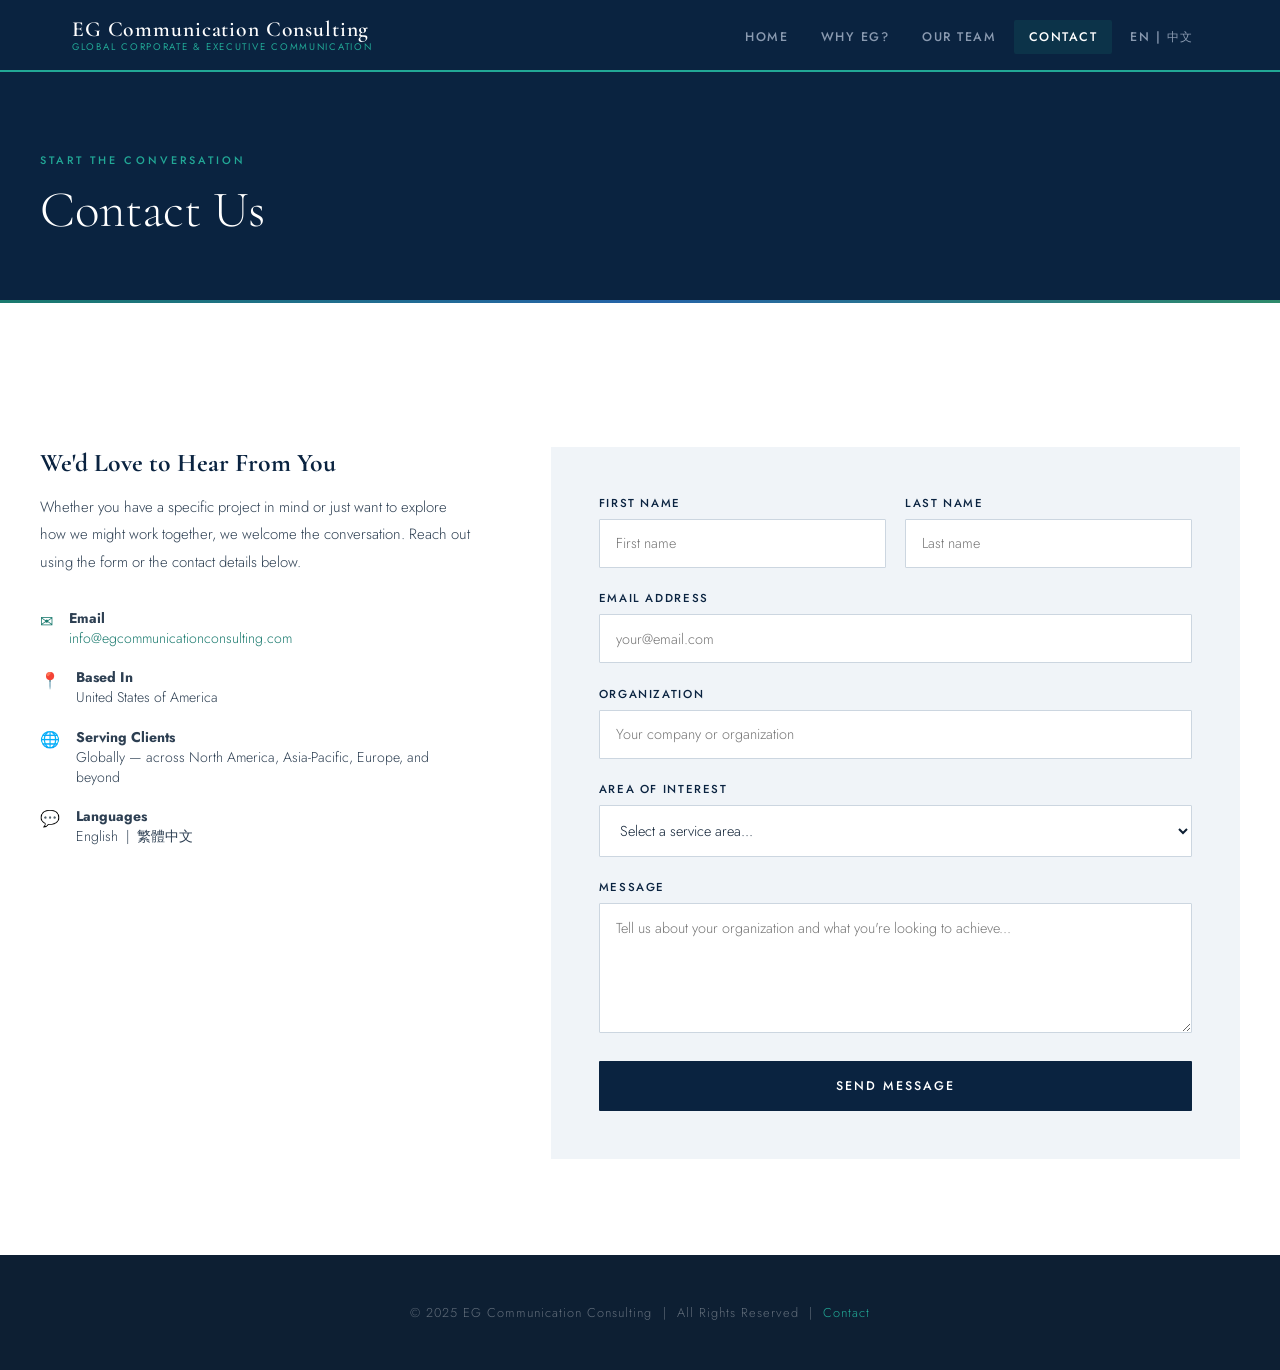
<file: contact.html>
<!DOCTYPE html>
<html lang="en">
<head>
  <meta charset="UTF-8" />
  <meta name="viewport" content="width=device-width, initial-scale=1.0" />
  <title>Contact — EG Communication Consulting</title>
  <link rel="stylesheet" href="style.css" />
</head>
<body>

  <!-- ─── NAV ─── -->
  <nav>
    <div class="nav-inner">
      <a href="index.html" class="nav-logo">
        <span class="nav-logo-main">EG Communication Consulting</span>
        <span class="nav-logo-sub">Global Corporate &amp; Executive Communication</span>
      </a>
      <ul class="nav-links">
        <li><a href="index.html">Home</a></li>
        <li><a href="why-eg.html">Why EG?</a></li>
        <li><a href="our-team.html">Our Team</a></li>
        <li><a href="contact.html" class="active">Contact</a></li>
        <li><a href="language.html" class="nav-lang">EN | 中文</a></li>
      </ul>
    </div>
  </nav>

  <!-- ─── PAGE HEADER ─── -->
  <div class="page-header">
    <div class="page-header-inner">
      <p class="section-label">Start the Conversation</p>
      <h1>Contact Us</h1>
    </div>
  </div>

  <!-- ─── CONTACT SECTION ─── -->
  <section>
    <div class="section-inner">
      <div class="contact-grid">

        <!-- Left: Info -->
        <div class="contact-info">
          <h3>We'd Love to Hear From You</h3>
          <p>
            Whether you have a specific project in mind or just want to explore how we might 
            work together, we welcome the conversation. Reach out using the form or the 
            contact details below.
          </p>

          <div class="contact-detail">
            <span class="contact-detail-icon">✉</span>
            <div>
              <strong>Email</strong><br>
              <!-- Replace with your actual email address -->
              <a href="mailto:info@egcommunicationconsulting.com" style="color: var(--teal); text-decoration: none;">
                info@egcommunicationconsulting.com
              </a>
            </div>
          </div>

          <div class="contact-detail">
            <span class="contact-detail-icon">📍</span>
            <div>
              <strong>Based In</strong><br>
              United States of America
            </div>
          </div>

          <div class="contact-detail">
            <span class="contact-detail-icon">🌐</span>
            <div>
              <strong>Serving Clients</strong><br>
              Globally — across North America, Asia-Pacific, Europe, and beyond
            </div>
          </div>

          <div class="contact-detail">
            <span class="contact-detail-icon">💬</span>
            <div>
              <strong>Languages</strong><br>
              English &nbsp;|&nbsp; 繁體中文
            </div>
          </div>
        </div>

        <!-- Right: Form -->
        <div class="contact-form">
          <!--
            NOTE ON FORMS: Static HTML pages cannot send email on their own.
            To make this form functional, use a free form service such as:
              - Formspree (formspree.io) — free tier available
              - Netlify Forms — free if hosting on Netlify
              - Web3Forms (web3forms.com) — free tier available

            Replace the action="#" below with your Formspree/Web3Forms endpoint.
            Example: action="https://formspree.io/f/yourformid"
          -->
          <form action="#" method="POST">
            <div class="form-row">
              <div class="form-group">
                <label for="first-name">First Name</label>
                <input type="text" id="first-name" name="first_name" placeholder="First name" required />
              </div>
              <div class="form-group">
                <label for="last-name">Last Name</label>
                <input type="text" id="last-name" name="last_name" placeholder="Last name" required />
              </div>
            </div>

            <div class="form-group">
              <label for="email">Email Address</label>
              <input type="email" id="email" name="email" placeholder="your@email.com" required />
            </div>

            <div class="form-group">
              <label for="organization">Organization</label>
              <input type="text" id="organization" name="organization" placeholder="Your company or organization" />
            </div>

            <div class="form-group">
              <label for="service">Area of Interest</label>
              <select id="service" name="service">
                <option value="">Select a service area...</option>
                <option value="cross-cultural-strategy">Cross-Cultural Communication Strategy</option>
                <option value="executive-coaching">Executive Communication Coaching</option>
                <option value="stakeholder-alignment">Stakeholder Alignment &amp; Buy-In</option>
                <option value="corporate-consulting">Corporate Communication Consulting</option>
                <option value="other">Other / Not Sure Yet</option>
              </select>
            </div>

            <div class="form-group">
              <label for="message">Message</label>
              <textarea id="message" name="message" placeholder="Tell us about your organization and what you're looking to achieve..."></textarea>
            </div>

            <button type="submit" class="btn-submit">Send Message</button>
          </form>
        </div>

      </div>
    </div>
  </section>

  <!-- ─── FOOTER ─── -->
  <footer>
    <p>&copy; 2025 EG Communication Consulting &nbsp;|&nbsp; All Rights Reserved &nbsp;|&nbsp; <a href="contact.html">Contact</a></p>
  </footer>

</body>
</html>
</file>
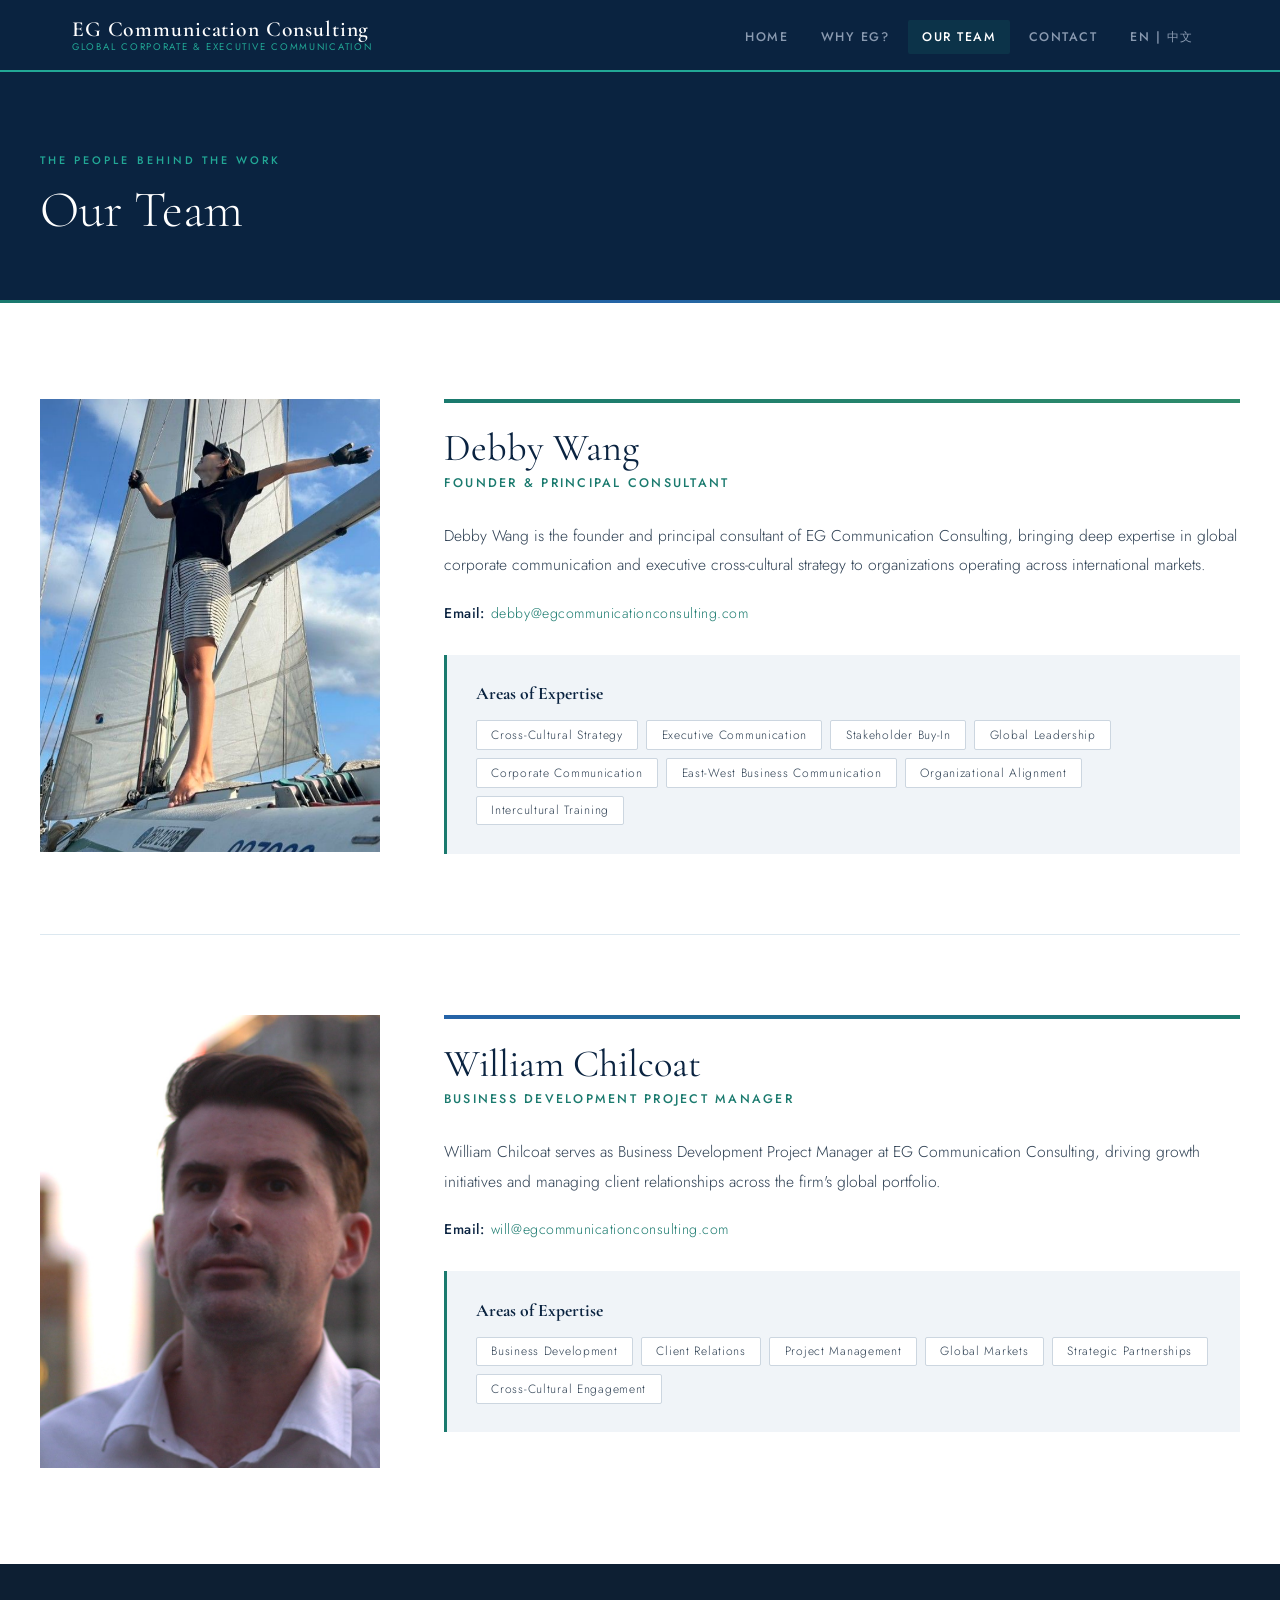
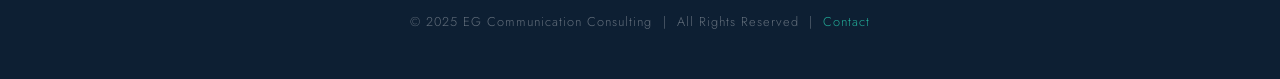
<file: our-team.html>
<!DOCTYPE html>
<html lang="en">
<head>
  <meta charset="UTF-8" />
  <meta name="viewport" content="width=device-width, initial-scale=1.0" />
  <title>Our Team — EG Communication Consulting</title>
  <link rel="stylesheet" href="style.css" />
  <style>
    .team-member {
      display: grid;
      grid-template-columns: 340px 1fr;
      gap: 4rem;
      align-items: start;
      margin-bottom: 5rem;
      padding-bottom: 5rem;
      border-bottom: 1px solid #dce8f0;
    }
    .team-member:last-child {
      border-bottom: none;
      margin-bottom: 0;
      padding-bottom: 0;
    }
    .team-photo img {
      width: 100%;
      aspect-ratio: 3/4;
      object-fit: cover;
      object-position: center top;
      display: block;
    }
    .team-email {
      margin-top: 1.4rem;
      font-size: 0.88rem;
      color: var(--teal);
      letter-spacing: 0.04em;
    }
    .team-email span {
      font-weight: 500;
      color: var(--navy);
      margin-right: 0.4rem;
    }
    @media (max-width: 900px) {
      .team-member { grid-template-columns: 1fr; }
      .team-photo { max-width: 320px; }
    }
  </style>
</head>
<body>

  <nav>
    <div class="nav-inner">
      <a href="index.html" class="nav-logo">
        <span class="nav-logo-main">EG Communication Consulting</span>
        <span class="nav-logo-sub">Global Corporate &amp; Executive Communication</span>
      </a>
      <ul class="nav-links">
        <li><a href="index.html">Home</a></li>
        <li><a href="why-eg.html">Why EG?</a></li>
        <li><a href="our-team.html" class="active">Our Team</a></li>
        <li><a href="contact.html">Contact</a></li>
        <li><a href="language.html" class="nav-lang">EN | 中文</a></li>
      </ul>
    </div>
  </nav>

  <div class="page-header">
    <div class="page-header-inner">
      <p class="section-label">The People Behind the Work</p>
      <h1>Our Team</h1>
    </div>
  </div>

  <section>
    <div class="section-inner">

      <!-- DEBBY WANG -->
      <div class="team-member">
        <div class="team-photo">
          <img src="images/Debby_Wang.png" alt="Debby Wang" />
        </div>
        <div class="team-bio-col">
          <div class="team-accent-bar"></div>
          <h2 class="team-name">Debby Wang</h2>
          <p class="team-title">Founder &amp; Principal Consultant</p>
          <div class="team-bio">
            <p>Debby Wang is the founder and principal consultant of EG Communication Consulting, bringing deep expertise in global corporate communication and executive cross-cultural strategy to organizations operating across international markets.</p>
          </div>
          <p class="team-email"><span>Email:</span>debby@egcommunicationconsulting.com</p>
          <div class="team-expertise">
            <h4>Areas of Expertise</h4>
            <div class="expertise-tags">
              <span class="tag">Cross-Cultural Strategy</span>
              <span class="tag">Executive Communication</span>
              <span class="tag">Stakeholder Buy-In</span>
              <span class="tag">Global Leadership</span>
              <span class="tag">Corporate Communication</span>
              <span class="tag">East-West Business Communication</span>
              <span class="tag">Organizational Alignment</span>
              <span class="tag">Intercultural Training</span>
            </div>
          </div>
        </div>
      </div>

      <!-- WILLIAM CHILCOAT -->
      <div class="team-member">
        <div class="team-photo">
          <img src="images/William_Chilcoat.jpg" alt="William Chilcoat" />
        </div>
        <div class="team-bio-col">
          <div class="team-accent-bar" style="background: linear-gradient(90deg, var(--blue-mid), var(--teal));"></div>
          <h2 class="team-name">William Chilcoat</h2>
          <p class="team-title">Business Development Project Manager</p>
          <div class="team-bio">
            <p>William Chilcoat serves as Business Development Project Manager at EG Communication Consulting, driving growth initiatives and managing client relationships across the firm's global portfolio.</p>
          </div>
          <p class="team-email"><span>Email:</span>will@egcommunicationconsulting.com</p>
          <div class="team-expertise">
            <h4>Areas of Expertise</h4>
            <div class="expertise-tags">
              <span class="tag">Business Development</span>
              <span class="tag">Client Relations</span>
              <span class="tag">Project Management</span>
              <span class="tag">Global Markets</span>
              <span class="tag">Strategic Partnerships</span>
              <span class="tag">Cross-Cultural Engagement</span>
            </div>
          </div>
        </div>
      </div>

    </div>
  </section>

  <footer>
    <p>&copy; 2025 EG Communication Consulting &nbsp;|&nbsp; All Rights Reserved &nbsp;|&nbsp; <a href="contact.html">Contact</a></p>
  </footer>

</body>
</html>
</file>
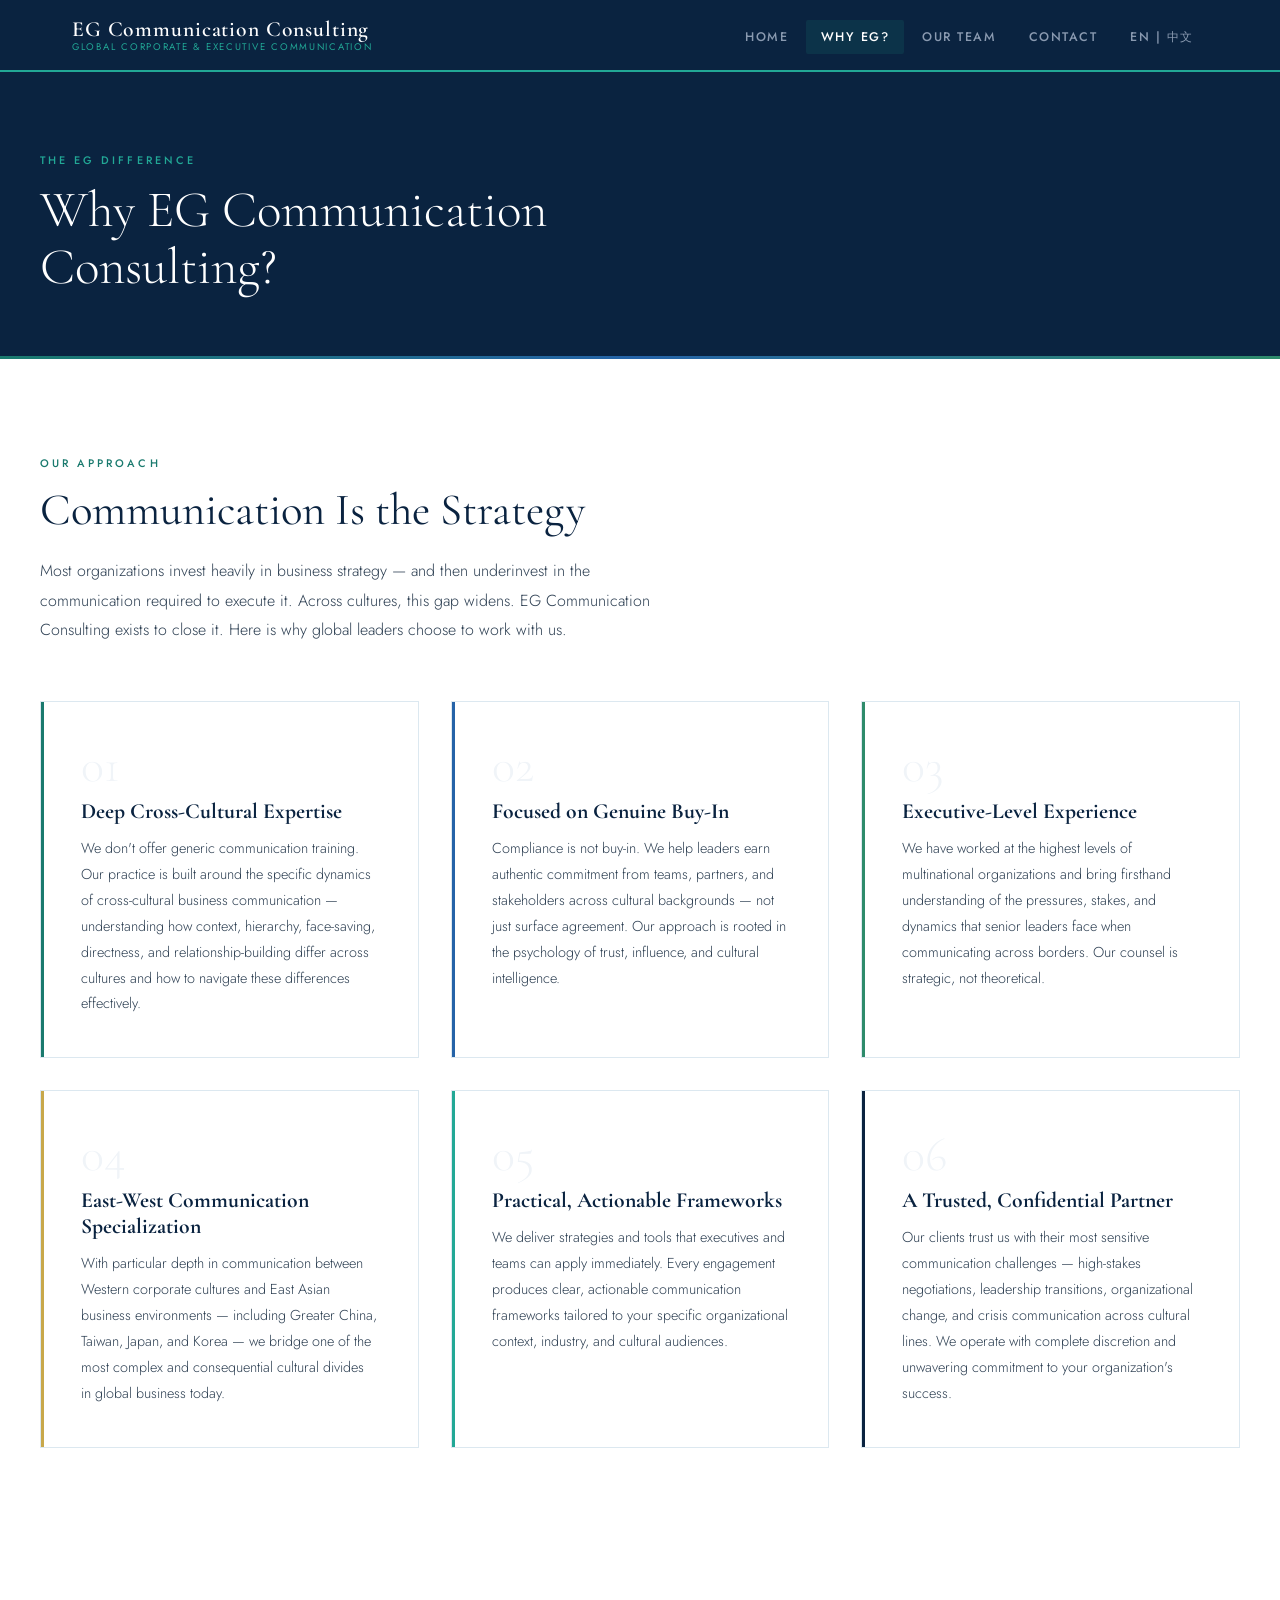
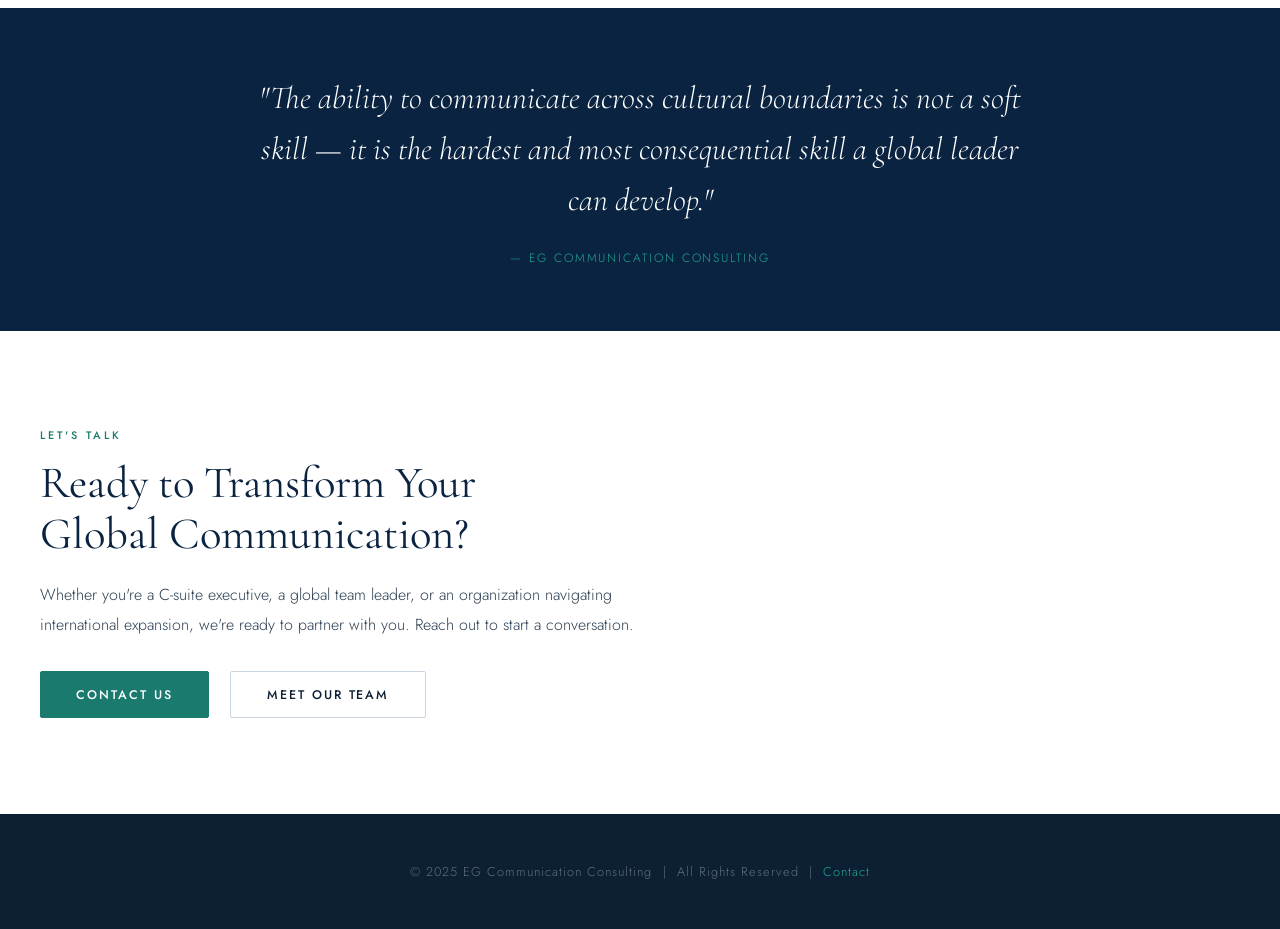
<file: why-eg.html>
<!DOCTYPE html>
<html lang="en">
<head>
  <meta charset="UTF-8" />
  <meta name="viewport" content="width=device-width, initial-scale=1.0" />
  <title>Why EG Consulting — EG Communication Consulting</title>
  <link rel="stylesheet" href="style.css" />
</head>
<body>

  <!-- ─── NAV ─── -->
  <nav>
    <div class="nav-inner">
      <a href="index.html" class="nav-logo">
        <span class="nav-logo-main">EG Communication Consulting</span>
        <span class="nav-logo-sub">Global Corporate &amp; Executive Communication</span>
      </a>
      <ul class="nav-links">
        <li><a href="index.html">Home</a></li>
        <li><a href="why-eg.html" class="active">Why EG?</a></li>
        <li><a href="our-team.html">Our Team</a></li>
        <li><a href="contact.html">Contact</a></li>
        <li><a href="language.html" class="nav-lang">EN | 中文</a></li>
      </ul>
    </div>
  </nav>

  <!-- ─── PAGE HEADER ─── -->
  <div class="page-header">
    <div class="page-header-inner">
      <p class="section-label">The EG Difference</p>
      <h1>Why EG Communication<br>Consulting?</h1>
    </div>
  </div>

  <!-- ─── WHY SECTION ─── -->
  <section>
    <div class="section-inner">
      <p class="section-label">Our Approach</p>
      <h2 class="section-title">Communication Is the Strategy</h2>
      <p class="section-body">
        Most organizations invest heavily in business strategy — and then underinvest in the 
        communication required to execute it. Across cultures, this gap widens. EG Communication 
        Consulting exists to close it. Here is why global leaders choose to work with us.
      </p>

      <div class="why-grid">

        <div class="why-card">
          <div class="why-num">01</div>
          <h3>Deep Cross-Cultural Expertise</h3>
          <p>
            We don't offer generic communication training. Our practice is built around the 
            specific dynamics of cross-cultural business communication — understanding how 
            context, hierarchy, face-saving, directness, and relationship-building differ 
            across cultures and how to navigate these differences effectively.
          </p>
        </div>

        <div class="why-card">
          <div class="why-num">02</div>
          <h3>Focused on Genuine Buy-In</h3>
          <p>
            Compliance is not buy-in. We help leaders earn authentic commitment from teams, 
            partners, and stakeholders across cultural backgrounds — not just surface agreement. 
            Our approach is rooted in the psychology of trust, influence, and cultural 
            intelligence.
          </p>
        </div>

        <div class="why-card">
          <div class="why-num">03</div>
          <h3>Executive-Level Experience</h3>
          <p>
            We have worked at the highest levels of multinational organizations and bring 
            firsthand understanding of the pressures, stakes, and dynamics that senior leaders 
            face when communicating across borders. Our counsel is strategic, not theoretical.
          </p>
        </div>

        <div class="why-card">
          <div class="why-num">04</div>
          <h3>East-West Communication Specialization</h3>
          <p>
            With particular depth in communication between Western corporate cultures and 
            East Asian business environments — including Greater China, Taiwan, Japan, and 
            Korea — we bridge one of the most complex and consequential cultural divides 
            in global business today.
          </p>
        </div>

        <div class="why-card">
          <div class="why-num">05</div>
          <h3>Practical, Actionable Frameworks</h3>
          <p>
            We deliver strategies and tools that executives and teams can apply immediately. 
            Every engagement produces clear, actionable communication frameworks tailored to 
            your specific organizational context, industry, and cultural audiences.
          </p>
        </div>

        <div class="why-card">
          <div class="why-num">06</div>
          <h3>A Trusted, Confidential Partner</h3>
          <p>
            Our clients trust us with their most sensitive communication challenges — 
            high-stakes negotiations, leadership transitions, organizational change, and 
            crisis communication across cultural lines. We operate with complete discretion 
            and unwavering commitment to your organization's success.
          </p>
        </div>

      </div>
    </div>
  </section>

  <!-- ─── QUOTE ─── -->
  <div class="why-quote">
    <div class="section-inner">
      <blockquote>
        "The ability to communicate across cultural boundaries is not a soft skill — 
        it is the hardest and most consequential skill a global leader can develop."
      </blockquote>
      <cite>— EG Communication Consulting</cite>
    </div>
  </div>

  <!-- ─── CTA ─── -->
  <section>
    <div class="section-inner">
      <p class="section-label">Let's Talk</p>
      <h2 class="section-title">Ready to Transform Your<br>Global Communication?</h2>
      <p class="section-body" style="margin-bottom: 2rem;">
        Whether you're a C-suite executive, a global team leader, or an organization 
        navigating international expansion, we're ready to partner with you. 
        Reach out to start a conversation.
      </p>
      <a href="contact.html" class="btn btn-primary">Contact Us</a>
      <a href="our-team.html" class="btn btn-outline" style="margin-left: 1rem; color: var(--text-dark); border-color: #ccd6e0;">Meet Our Team</a>
    </div>
  </section>

  <!-- ─── FOOTER ─── -->
  <footer>
    <p>&copy; 2025 EG Communication Consulting &nbsp;|&nbsp; All Rights Reserved &nbsp;|&nbsp; <a href="contact.html">Contact</a></p>
  </footer>

</body>
</html>
</file>
<file: style.css>
@import url('https://fonts.googleapis.com/css2?family=Cormorant+Garamond:wght@300;400;600&family=Jost:wght@300;400;500;600&display=swap');

:root {
  --navy: #0a2340;
  --blue: #1a4a7a;
  --blue-mid: #2563a8;
  --teal: #1a7a6e;
  --teal-light: #22a896;
  --green: #1a5c3a;
  --green-light: #2e8b6b;
  --gold: #c8a84b;
  --cream: #f5f2ec;
  --white: #ffffff;
  --light-gray: #f0f4f8;
  --mid-gray: #8a9ab0;
  --text-dark: #0d1f33;
  --text-body: #2d3f52;
}

* {
  margin: 0;
  padding: 0;
  box-sizing: border-box;
}

html {
  scroll-behavior: smooth;
}

body {
  font-family: 'Jost', sans-serif;
  color: var(--text-body);
  background: var(--white);
  font-weight: 300;
}

/* ─── NAV ─────────────────────────────────────────────── */

nav {
  background: var(--navy);
  position: sticky;
  top: 0;
  z-index: 100;
  border-bottom: 2px solid var(--teal-light);
}

.nav-inner {
  max-width: 1200px;
  margin: 0 auto;
  padding: 0 2rem;
  display: flex;
  align-items: center;
  justify-content: space-between;
  height: 70px;
}

.nav-logo {
  text-decoration: none;
  display: flex;
  flex-direction: column;
  line-height: 1.1;
}

.nav-logo-main {
  font-family: 'Cormorant Garamond', serif;
  font-size: 1.35rem;
  font-weight: 600;
  color: var(--white);
  letter-spacing: 0.04em;
}

.nav-logo-sub {
  font-size: 0.6rem;
  color: var(--teal-light);
  letter-spacing: 0.18em;
  text-transform: uppercase;
  font-weight: 400;
}

.nav-links {
  list-style: none;
  display: flex;
  gap: 0.25rem;
}

.nav-links a {
  text-decoration: none;
  color: var(--mid-gray);
  font-size: 0.78rem;
  font-weight: 500;
  letter-spacing: 0.12em;
  text-transform: uppercase;
  padding: 0.5rem 0.9rem;
  border-radius: 2px;
  transition: color 0.2s, background 0.2s;
}

.nav-links a:hover,
.nav-links a.active {
  color: var(--white);
  background: rgba(26, 122, 110, 0.18);
}

.nav-lang {
  font-size: 0.75rem;
  letter-spacing: 0.1em;
}

/* ─── HERO ────────────────────────────────────────────── */

.hero {
  position: relative;
  height: 88vh;
  min-height: 560px;
  display: flex;
  align-items: center;
  overflow: hidden;
  background: var(--navy);
}

.hero-bg {
  position: absolute;
  inset: 0;
  background-image: url('https://images.unsplash.com/photo-1507679799987-c73779587ccf?w=1600&q=80');
  background-size: cover;
  background-position: center 30%;
  opacity: 0.22;
}

.hero-overlay {
  position: absolute;
  inset: 0;
  background: linear-gradient(135deg, var(--navy) 0%, rgba(10,35,64,0.75) 50%, rgba(26,90,58,0.4) 100%);
}

.hero-content {
  position: relative;
  z-index: 2;
  max-width: 1200px;
  margin: 0 auto;
  padding: 0 2rem;
  width: 100%;
}

.hero-eyebrow {
  font-size: 0.72rem;
  letter-spacing: 0.28em;
  text-transform: uppercase;
  color: var(--teal-light);
  margin-bottom: 1.4rem;
  font-weight: 500;
}

.hero-title {
  font-family: 'Cormorant Garamond', serif;
  font-size: clamp(2.8rem, 6vw, 5rem);
  font-weight: 300;
  color: var(--white);
  line-height: 1.08;
  max-width: 780px;
  margin-bottom: 1.6rem;
}

.hero-title em {
  font-style: italic;
  color: var(--teal-light);
}

.hero-tagline {
  font-size: 1.05rem;
  color: rgba(255,255,255,0.72);
  max-width: 540px;
  line-height: 1.75;
  font-weight: 300;
  margin-bottom: 2.4rem;
  letter-spacing: 0.02em;
}

.hero-divider {
  width: 60px;
  height: 2px;
  background: linear-gradient(90deg, var(--teal-light), var(--green-light));
  margin-bottom: 2.4rem;
}

.btn {
  display: inline-block;
  padding: 0.85rem 2.2rem;
  font-family: 'Jost', sans-serif;
  font-size: 0.78rem;
  font-weight: 500;
  letter-spacing: 0.16em;
  text-transform: uppercase;
  text-decoration: none;
  border-radius: 2px;
  transition: background 0.2s, color 0.2s, border-color 0.2s;
}

.btn-primary {
  background: var(--teal);
  color: var(--white);
  border: 1px solid var(--teal);
}

.btn-primary:hover {
  background: var(--teal-light);
  border-color: var(--teal-light);
}

.btn-outline {
  background: transparent;
  color: var(--white);
  border: 1px solid rgba(255,255,255,0.4);
  margin-left: 1rem;
}

.btn-outline:hover {
  background: rgba(255,255,255,0.08);
  border-color: rgba(255,255,255,0.7);
}

/* ─── SECTIONS ────────────────────────────────────────── */

section {
  padding: 6rem 2rem;
}

.section-inner {
  max-width: 1200px;
  margin: 0 auto;
}

.section-label {
  font-size: 0.68rem;
  letter-spacing: 0.28em;
  text-transform: uppercase;
  color: var(--teal);
  margin-bottom: 0.9rem;
  font-weight: 500;
}

.section-title {
  font-family: 'Cormorant Garamond', serif;
  font-size: clamp(2rem, 3.5vw, 3rem);
  font-weight: 400;
  color: var(--navy);
  line-height: 1.15;
  margin-bottom: 1.2rem;
}

.section-body {
  font-size: 1rem;
  line-height: 1.85;
  color: var(--text-body);
  max-width: 640px;
  font-weight: 300;
}

/* ─── SERVICES GRID ───────────────────────────────────── */

.services-bg {
  background: var(--light-gray);
}

.services-grid {
  display: grid;
  grid-template-columns: repeat(auto-fit, minmax(280px, 1fr));
  gap: 1.5rem;
  margin-top: 3rem;
}

.service-card {
  background: var(--white);
  padding: 2.4rem 2rem;
  border-top: 3px solid var(--teal);
  position: relative;
}

.service-card:nth-child(2) { border-top-color: var(--blue-mid); }
.service-card:nth-child(3) { border-top-color: var(--green-light); }
.service-card:nth-child(4) { border-top-color: var(--gold); }

.service-icon {
  font-size: 1.8rem;
  margin-bottom: 1rem;
  display: block;
}

.service-card h3 {
  font-family: 'Cormorant Garamond', serif;
  font-size: 1.3rem;
  font-weight: 600;
  color: var(--navy);
  margin-bottom: 0.75rem;
}

.service-card p {
  font-size: 0.9rem;
  line-height: 1.75;
  color: var(--text-body);
  font-weight: 300;
}

/* ─── IMAGE STRIP ─────────────────────────────────────── */

.image-strip {
  display: grid;
  grid-template-columns: repeat(3, 1fr);
  height: 340px;
  overflow: hidden;
}

.strip-img {
  overflow: hidden;
  position: relative;
}

.strip-img img {
  width: 100%;
  height: 100%;
  object-fit: cover;
  display: block;
  filter: saturate(0.85);
  transition: transform 0.4s ease;
}

.strip-img:hover img {
  transform: scale(1.04);
}

.strip-img .overlay {
  position: absolute;
  inset: 0;
  background: linear-gradient(to top, rgba(10,35,64,0.5) 0%, transparent 60%);
}

/* ─── STATS BAR ───────────────────────────────────────── */

.stats-bar {
  background: var(--navy);
  padding: 3.5rem 2rem;
}

.stats-inner {
  max-width: 1200px;
  margin: 0 auto;
  display: grid;
  grid-template-columns: repeat(4, 1fr);
  gap: 2rem;
  text-align: center;
}

.stat-num {
  font-family: 'Cormorant Garamond', serif;
  font-size: 2.8rem;
  font-weight: 300;
  color: var(--teal-light);
  line-height: 1;
  margin-bottom: 0.4rem;
}

.stat-label {
  font-size: 0.72rem;
  letter-spacing: 0.16em;
  text-transform: uppercase;
  color: rgba(255,255,255,0.55);
  font-weight: 400;
}

/* ─── FOOTER ──────────────────────────────────────────── */

footer {
  background: var(--text-dark);
  padding: 3rem 2rem;
  text-align: center;
}

footer p {
  color: rgba(255,255,255,0.35);
  font-size: 0.8rem;
  letter-spacing: 0.08em;
}

footer a {
  color: var(--teal-light);
  text-decoration: none;
}

/* ─── PAGE HEADER (inner pages) ──────────────────────── */

.page-header {
  background: var(--navy);
  padding: 5rem 2rem 4rem;
  position: relative;
  overflow: hidden;
}

.page-header::after {
  content: '';
  position: absolute;
  bottom: 0;
  left: 0;
  right: 0;
  height: 3px;
  background: linear-gradient(90deg, var(--teal), var(--blue-mid), var(--green-light));
}

.page-header-inner {
  max-width: 1200px;
  margin: 0 auto;
}

.page-header .section-label {
  color: var(--teal-light);
}

.page-header h1 {
  font-family: 'Cormorant Garamond', serif;
  font-size: clamp(2.2rem, 4vw, 3.5rem);
  font-weight: 300;
  color: var(--white);
  line-height: 1.1;
}

/* ─── TEAM PAGE ───────────────────────────────────────── */

.team-grid {
  display: grid;
  grid-template-columns: 340px 1fr;
  gap: 4rem;
  align-items: start;
  margin-top: 3rem;
}

.team-photo {
  position: relative;
}

.team-photo img {
  width: 100%;
  aspect-ratio: 3/4;
  object-fit: cover;
  display: block;
  background: var(--light-gray);
}

.team-photo-placeholder {
  width: 100%;
  aspect-ratio: 3/4;
  background: var(--light-gray);
  display: flex;
  flex-direction: column;
  align-items: center;
  justify-content: center;
  color: var(--mid-gray);
  border: 2px dashed #ccd6e0;
}

.team-photo-placeholder span {
  font-size: 3rem;
  display: block;
  margin-bottom: 0.75rem;
}

.team-photo-placeholder p {
  font-size: 0.8rem;
  letter-spacing: 0.08em;
  text-align: center;
  line-height: 1.6;
}

.team-accent-bar {
  height: 4px;
  background: linear-gradient(90deg, var(--teal), var(--green-light));
  margin-bottom: 1.5rem;
}

.team-name {
  font-family: 'Cormorant Garamond', serif;
  font-size: 2.4rem;
  font-weight: 400;
  color: var(--navy);
  line-height: 1.1;
  margin-bottom: 0.3rem;
}

.team-title {
  font-size: 0.78rem;
  letter-spacing: 0.18em;
  text-transform: uppercase;
  color: var(--teal);
  margin-bottom: 1.8rem;
  font-weight: 500;
}

.team-bio p {
  font-size: 0.98rem;
  line-height: 1.9;
  color: var(--text-body);
  margin-bottom: 1.2rem;
  font-weight: 300;
}

.team-expertise {
  margin-top: 2rem;
  padding: 1.8rem;
  background: var(--light-gray);
  border-left: 3px solid var(--teal);
}

.team-expertise h4 {
  font-family: 'Cormorant Garamond', serif;
  font-size: 1.1rem;
  color: var(--navy);
  margin-bottom: 1rem;
}

.expertise-tags {
  display: flex;
  flex-wrap: wrap;
  gap: 0.5rem;
}

.tag {
  background: var(--white);
  border: 1px solid #ccd6e0;
  padding: 0.3rem 0.9rem;
  font-size: 0.75rem;
  color: var(--text-body);
  letter-spacing: 0.06em;
  border-radius: 2px;
}

/* ─── WHY EG PAGE ─────────────────────────────────────── */

.why-grid {
  display: grid;
  grid-template-columns: repeat(auto-fit, minmax(300px, 1fr));
  gap: 2rem;
  margin-top: 3.5rem;
}

.why-card {
  padding: 2.5rem;
  border: 1px solid #dce8f0;
  position: relative;
  background: var(--white);
}

.why-card::before {
  content: '';
  position: absolute;
  top: 0;
  left: 0;
  width: 3px;
  height: 100%;
  background: var(--teal);
}

.why-card:nth-child(2)::before { background: var(--blue-mid); }
.why-card:nth-child(3)::before { background: var(--green-light); }
.why-card:nth-child(4)::before { background: var(--gold); }
.why-card:nth-child(5)::before { background: var(--teal-light); }
.why-card:nth-child(6)::before { background: var(--navy); }

.why-num {
  font-family: 'Cormorant Garamond', serif;
  font-size: 3rem;
  font-weight: 300;
  color: var(--light-gray);
  line-height: 1;
  margin-bottom: 0.5rem;
}

.why-card h3 {
  font-family: 'Cormorant Garamond', serif;
  font-size: 1.35rem;
  color: var(--navy);
  margin-bottom: 0.75rem;
}

.why-card p {
  font-size: 0.9rem;
  line-height: 1.8;
  color: var(--text-body);
  font-weight: 300;
}

.why-quote {
  background: var(--navy);
  padding: 4rem 2rem;
  text-align: center;
  margin-top: 4rem;
}

.why-quote blockquote {
  font-family: 'Cormorant Garamond', serif;
  font-size: clamp(1.4rem, 2.5vw, 2rem);
  font-weight: 300;
  font-style: italic;
  color: var(--white);
  max-width: 800px;
  margin: 0 auto;
  line-height: 1.6;
}

.why-quote cite {
  display: block;
  margin-top: 1.5rem;
  font-size: 0.75rem;
  letter-spacing: 0.16em;
  text-transform: uppercase;
  color: var(--teal-light);
  font-style: normal;
}

/* ─── CONTACT PAGE ────────────────────────────────────── */

.contact-grid {
  display: grid;
  grid-template-columns: 1fr 1.6fr;
  gap: 5rem;
  margin-top: 3rem;
  align-items: start;
}

.contact-info h3 {
  font-family: 'Cormorant Garamond', serif;
  font-size: 1.6rem;
  color: var(--navy);
  margin-bottom: 1rem;
}

.contact-info p {
  font-size: 0.93rem;
  line-height: 1.85;
  color: var(--text-body);
  margin-bottom: 2rem;
  font-weight: 300;
}

.contact-detail {
  display: flex;
  align-items: flex-start;
  gap: 1rem;
  margin-bottom: 1.2rem;
  font-size: 0.88rem;
  color: var(--text-body);
}

.contact-detail-icon {
  font-size: 1rem;
  color: var(--teal);
  margin-top: 0.1rem;
  flex-shrink: 0;
}

.contact-form {
  background: var(--light-gray);
  padding: 3rem;
}

.form-row {
  display: grid;
  grid-template-columns: 1fr 1fr;
  gap: 1.2rem;
}

.form-group {
  margin-bottom: 1.4rem;
}

.form-group label {
  display: block;
  font-size: 0.72rem;
  letter-spacing: 0.14em;
  text-transform: uppercase;
  color: var(--navy);
  font-weight: 500;
  margin-bottom: 0.5rem;
}

.form-group input,
.form-group select,
.form-group textarea {
  width: 100%;
  padding: 0.85rem 1rem;
  border: 1px solid #ccd6e0;
  background: var(--white);
  font-family: 'Jost', sans-serif;
  font-size: 0.9rem;
  font-weight: 300;
  color: var(--text-dark);
  border-radius: 1px;
  outline: none;
}

.form-group input:focus,
.form-group select:focus,
.form-group textarea:focus {
  border-color: var(--teal);
}

.form-group textarea {
  resize: vertical;
  min-height: 130px;
}

.btn-submit {
  background: var(--navy);
  color: var(--white);
  border: none;
  padding: 1rem 2.5rem;
  font-family: 'Jost', sans-serif;
  font-size: 0.78rem;
  font-weight: 500;
  letter-spacing: 0.16em;
  text-transform: uppercase;
  cursor: pointer;
  transition: background 0.2s;
  width: 100%;
  border-radius: 1px;
}

.btn-submit:hover {
  background: var(--teal);
}

/* ─── LANGUAGE PAGE ───────────────────────────────────── */

.lang-grid {
  display: grid;
  grid-template-columns: 1fr 1fr;
  gap: 2rem;
  margin-top: 3rem;
  max-width: 800px;
}

.lang-card {
  display: block;
  text-decoration: none;
  padding: 3rem 2.5rem;
  border: 2px solid #dce8f0;
  text-align: center;
  transition: border-color 0.2s, background 0.2s;
  background: var(--white);
}

.lang-card:hover {
  border-color: var(--teal);
  background: var(--light-gray);
}

.lang-card.active-lang {
  border-color: var(--teal);
  background: var(--light-gray);
}

.lang-flag {
  font-size: 3rem;
  display: block;
  margin-bottom: 1rem;
}

.lang-name {
  font-family: 'Cormorant Garamond', serif;
  font-size: 1.6rem;
  color: var(--navy);
  margin-bottom: 0.4rem;
}

.lang-native {
  font-size: 0.82rem;
  color: var(--mid-gray);
  letter-spacing: 0.08em;
}

.lang-check {
  display: inline-block;
  margin-top: 1rem;
  font-size: 0.72rem;
  letter-spacing: 0.14em;
  text-transform: uppercase;
  color: var(--teal);
  font-weight: 500;
}

/* ─── RESPONSIVE ──────────────────────────────────────── */

@media (max-width: 900px) {
  .team-grid { grid-template-columns: 1fr; }
  .team-photo { max-width: 320px; }
  .contact-grid { grid-template-columns: 1fr; gap: 3rem; }
  .stats-inner { grid-template-columns: repeat(2, 1fr); }
  .image-strip { grid-template-columns: 1fr; height: auto; }
  .strip-img { height: 220px; }
  .form-row { grid-template-columns: 1fr; }
}

@media (max-width: 700px) {
  .nav-links { display: none; }
  .nav-inner { padding: 0 1.2rem; }
  section { padding: 4rem 1.2rem; }
  .contact-form { padding: 2rem 1.5rem; }
  .lang-grid { grid-template-columns: 1fr; max-width: 360px; }
  .stats-inner { grid-template-columns: repeat(2, 1fr); gap: 1.5rem; }
}
</file>
